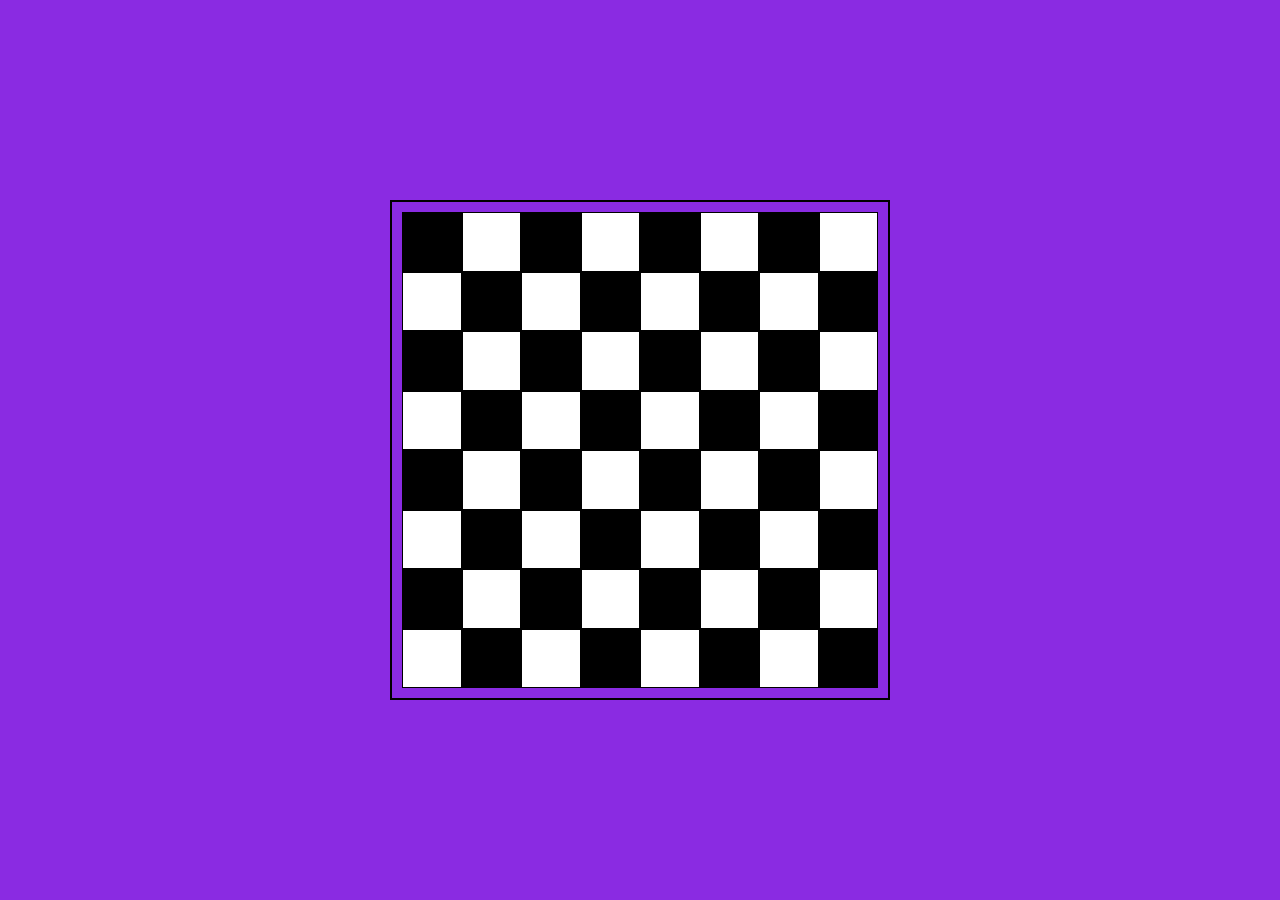
<file: chessboard/index.html>
<!DOCTYPE html>
<html lang="en">
<head>
    <meta charset="UTF-8">
    <meta name="viewport" content="width=device-width, initial-scale=1.0">
    <title>Chess Board</title>
    <link rel="stylesheet" href="./style.css">
</head>
<body>
    <div class="container">
        <div class="chessboard">
            <div class="box1">
                <div class="box"></div>
                <div class="box"></div>
                <div class="box"></div>
                <div class="box"></div>
                <div class="box"></div>
                <div class="box"></div>
                <div class="box"></div>
                <div class="box"></div>
            </div>


            <div class="box2">
                <div class="box"></div>
                <div class="box"></div>
                <div class="box"></div>
                <div class="box"></div>
                <div class="box"></div>
                <div class="box"></div>
                <div class="box"></div>
                <div class="box"></div>
            </div>

            <div class="box1">
                <div class="box"></div>
                <div class="box"></div>
                <div class="box"></div>
                <div class="box"></div>
                <div class="box"></div>
                <div class="box"></div>
                <div class="box"></div>
                <div class="box"></div>
            </div>

            <div class="box2">
                <div class="box"></div>
                <div class="box"></div>
                <div class="box"></div>
                <div class="box"></div>
                <div class="box"></div>
                <div class="box"></div>
                <div class="box"></div>
                <div class="box"></div>
            </div>

            <div class="box1">
                <div class="box"></div>
                <div class="box"></div>
                <div class="box"></div>
                <div class="box"></div>
                <div class="box"></div>
                <div class="box"></div>
                <div class="box"></div>
                <div class="box"></div>
            </div>

            <div class="box2">
                <div class="box"></div>
                <div class="box"></div>
                <div class="box"></div>
                <div class="box"></div>
                <div class="box"></div>
                <div class="box"></div>
                <div class="box"></div>
                <div class="box"></div>
            </div>

            <div class="box1">
                <div class="box"></div>
                <div class="box"></div>
                <div class="box"></div>
                <div class="box"></div>
                <div class="box"></div>
                <div class="box"></div>
                <div class="box"></div>
                <div class="box"></div>
            </div>

            <div class="box2">
                <div class="box"></div>
                <div class="box"></div>
                <div class="box"></div>
                <div class="box"></div>
                <div class="box"></div>
                <div class="box"></div>
                <div class="box"></div>
                <div class="box"></div>
            </div>

        </div>


    </div>
</body>
</html>
</file>
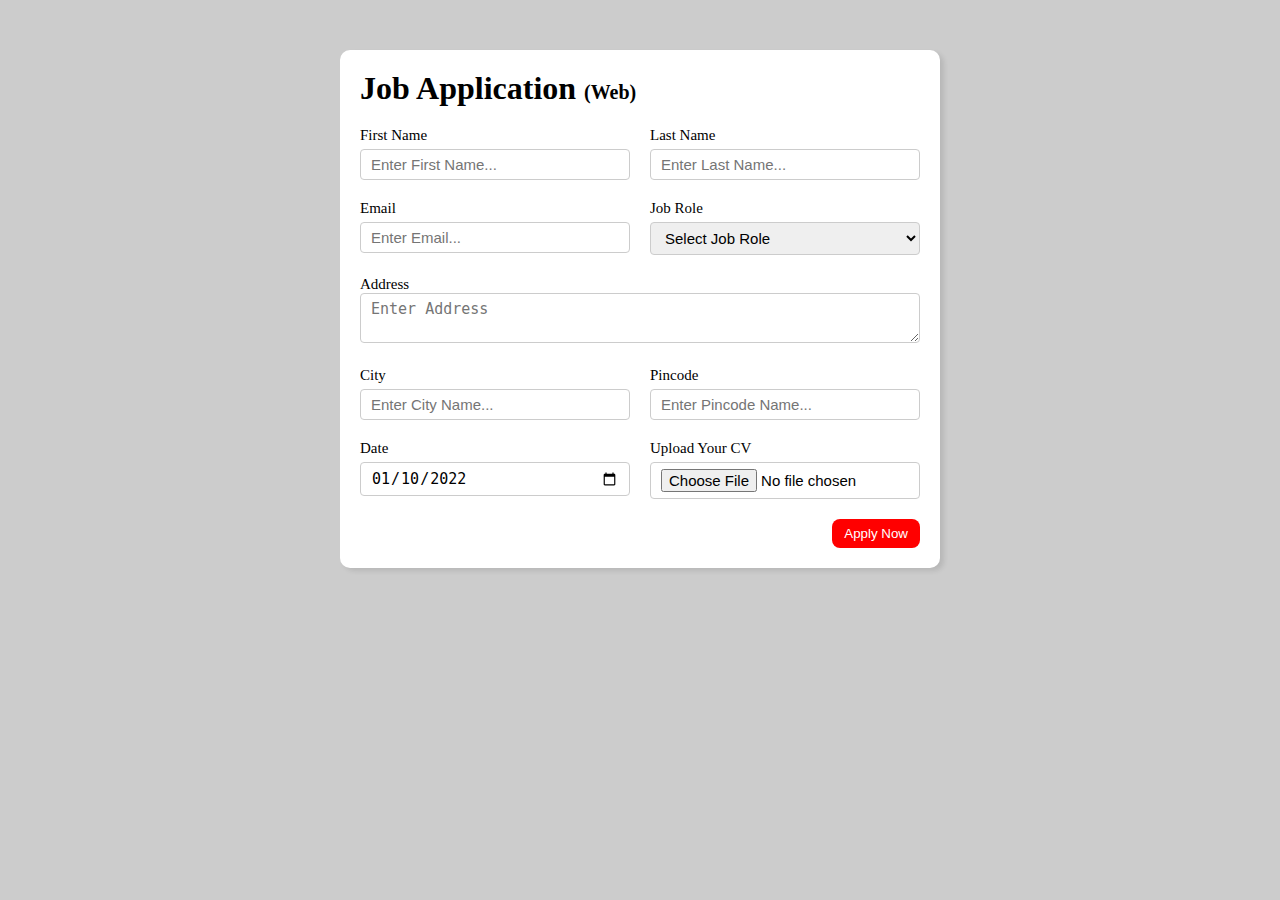
<file: Form/index.html>
<!DOCTYPE html>
<html lang="en">
  <head>
    <meta charset="UTF-8" />
    <meta http-equiv="X-UA-Compatible" content="IE=edge" />
    <meta name="viewport" content="width=device-width, initial-scale=1.0" />
    <title>Job Application Form</title>
    <link rel="stylesheet" href="style.css" />
  </head>
  <body>
    <div class="container">
      <div class="apply_box">
        <h1>
          Job Application
          <span class="title_small">(Web)</span>
        </h1>
        <form action="">
          <div class="form_container">
            <div class="form_control">
              <label for="first_name"> First Name </label>
              <input
                id="first_name"
                name="first_name"
                placeholder="Enter First Name..."
              />
            </div>
            <div class="form_control">
              <label for="last_name"> Last Name </label>
              <input
                id="last_name"
                name="last_name"
                placeholder="Enter Last Name..."
              />
            </div>
            <div class="form_control">
              <label for="email"> Email </label>
              <input
                type="email"
                id="email"
                name="email"
                placeholder="Enter Email..."
              />
            </div>
            <div class="form_control">
              <label for="job_role"> Job Role </label>
              <select id="job_role" name="job_role">
                <option value="">Select Job Role</option>
                <option value="frontend">Frontend Developer</option>
                <option value="backend">Backend Developer</option>
                <option value="full_stack">Full Stack Developer</option>
                <option value="ui_ux">UI UX Designer</option>
              </select>
            </div>
            <div class="textarea_control">
              <label for="address"> Address </label>
              <textarea
                id="address"
                name="address"
                row="4"
                cols="50"
                placeholder="Enter Address"
              ></textarea>
            </div>
            <div class="form_control">
              <label for="city"> City </label>
              <input id="city" name="city" placeholder="Enter City Name..." />
            </div>
            <div class="form_control">
              <label for="pincode"> Pincode </label>
              <input
                type="number"
                id="pincode"
                name="pincode"
                placeholder="Enter Pincode Name..."
              />
            </div>
            <div class="form_control">
              <label for="date"> Date </label>
              <input value="2022-01-10" type="date" id="date" name="date" />
            </div>
            <div class="form_control">
              <label for="upload"> Upload Your CV </label>
              <input type="file" id="upload" name="upload" />
            </div>
          </div>
          <div class="button_container">
            <button type="submit">Apply Now</button>
          </div>
        </form>
      </div>
    </div>
  </body>
</html>
</file>
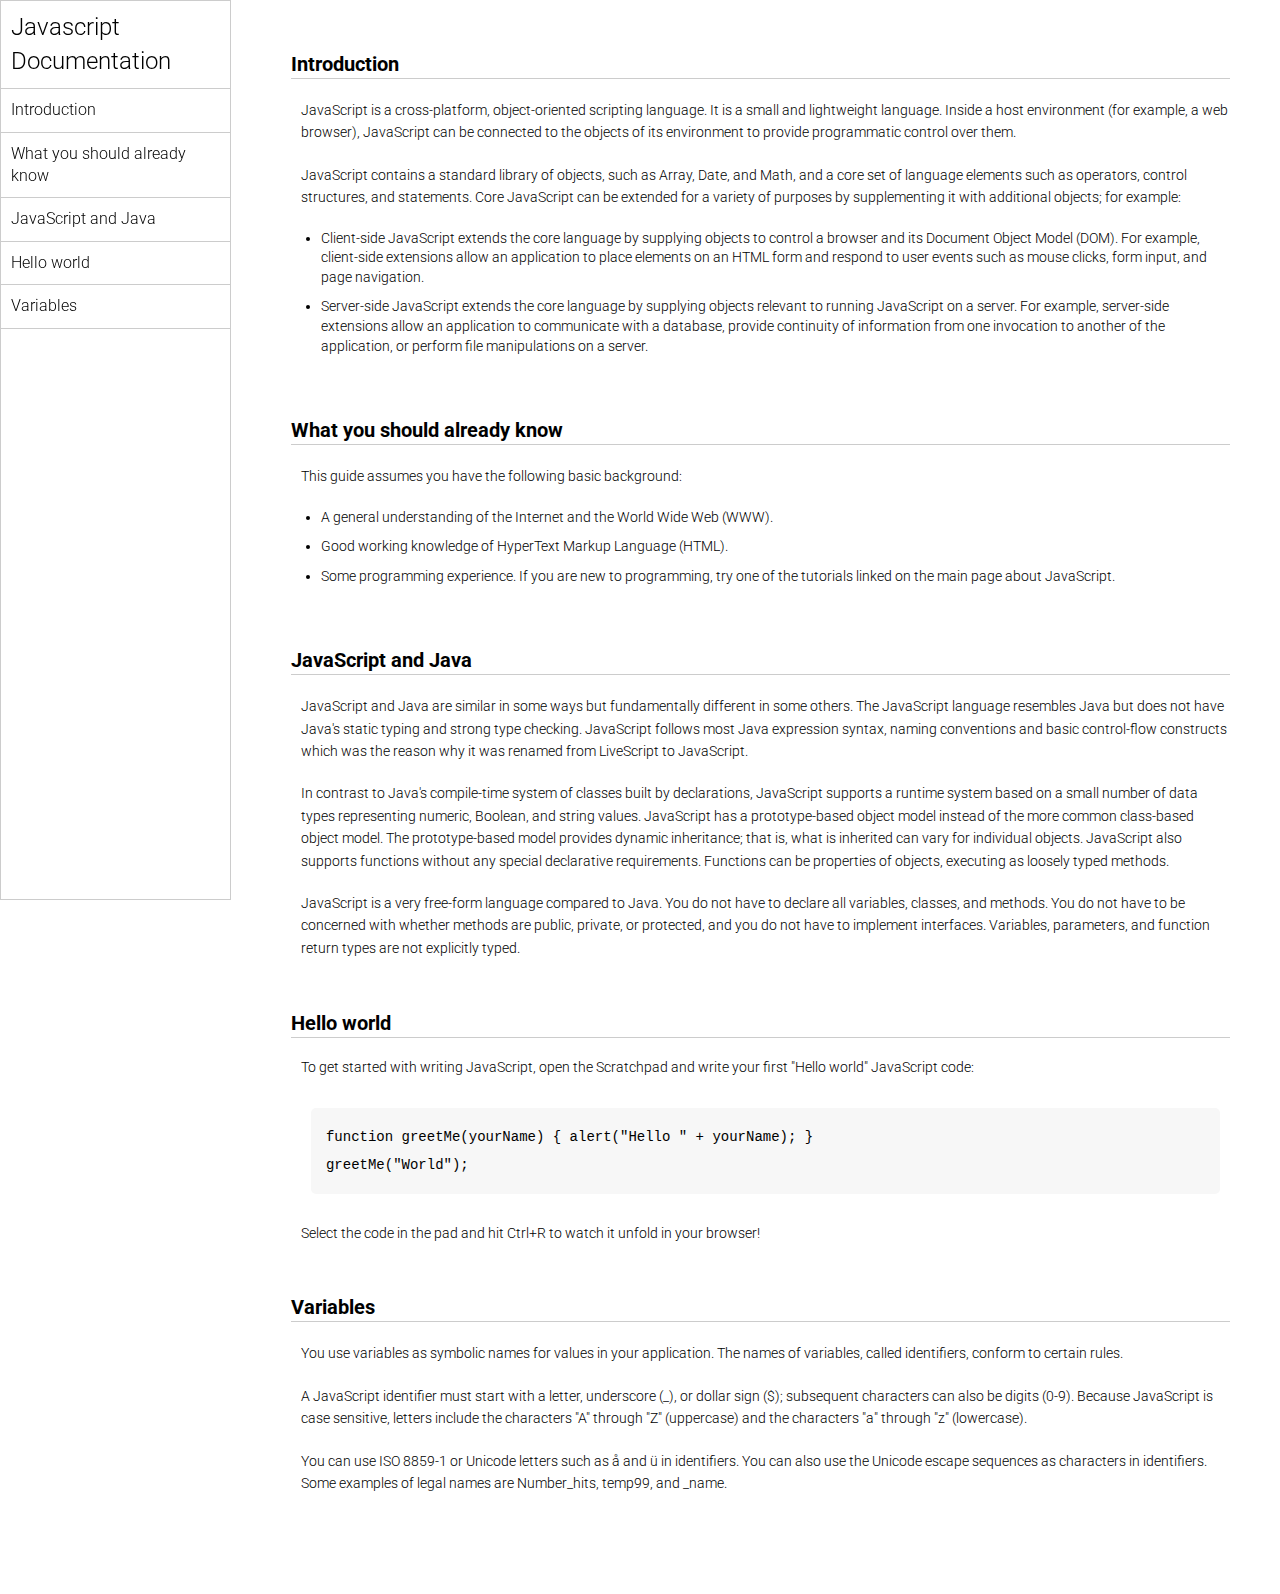
<file: JS doc demo/index.html>
<!DOCTYPE html>
<html lang="en">
  <head>
    <meta charset="UTF-8" />
    <meta http-equiv="X-UA-Compatible" content="IE=edge" />
    <meta name="viewport" content="width=device-width, initial-scale=1.0" />
    <title>Javascript Documentation</title>
    <link rel="stylesheet" href="style.css" />
    <link rel="stylesheet" href="style.css" />
  </head>
  <body>
    <header>
      <nav>
        <h1>Javascript Documentation</h1>
        <ul>
          <a href="#Introduction"><li>Introduction</li></a>
          <a href="#What_you_should_already_know"
            ><li>What you should already know</li></a
          >
          <a href="#JavaScript_and_Java"><li>JavaScript and Java</li></a>
          <a href="#Hello_world"><li>Hello world</li></a>
          <a href="#Variables"><li>Variables</li></a>
        </ul>
      </nav>
    </header>
    <main>
      <section id="Introduction">
        <h2>Introduction</h2>
        <article>
          <p>
            JavaScript is a cross-platform, object-oriented scripting language.
            It is a small and lightweight language. Inside a host environment
            (for example, a web browser), JavaScript can be connected to the
            objects of its environment to provide programmatic control over
            them.
          </p>

          <p>
            JavaScript contains a standard library of objects, such as Array,
            Date, and Math, and a core set of language elements such as
            operators, control structures, and statements. Core JavaScript can
            be extended for a variety of purposes by supplementing it with
            additional objects; for example:
          </p>
          <ul>
            <li>
              Client-side JavaScript extends the core language by supplying
              objects to control a browser and its Document Object Model (DOM).
              For example, client-side extensions allow an application to place
              elements on an HTML form and respond to user events such as mouse
              clicks, form input, and page navigation.
            </li>
            <li>
              Server-side JavaScript extends the core language by supplying
              objects relevant to running JavaScript on a server. For example,
              server-side extensions allow an application to communicate with a
              database, provide continuity of information from one invocation to
              another of the application, or perform file manipulations on a
              server.
            </li>
          </ul>
        </article>
      </section>
      <section id="What_you_should_already_know">
        <h2>What you should already know</h2>
        <article>
          <p>This guide assumes you have the following basic background:</p>

          <ul>
            <li>
              A general understanding of the Internet and the World Wide Web
              (WWW).
            </li>
            <li>Good working knowledge of HyperText Markup Language (HTML).</li>
            <li>
              Some programming experience. If you are new to programming, try
              one of the tutorials linked on the main page about JavaScript.
            </li>
          </ul>
        </article>
      </section>
      <section id="JavaScript_and_Java">
        <h2>JavaScript and Java</h2>
        <article>
          <p>
            JavaScript and Java are similar in some ways but fundamentally
            different in some others. The JavaScript language resembles Java but
            does not have Java's static typing and strong type checking.
            JavaScript follows most Java expression syntax, naming conventions
            and basic control-flow constructs which was the reason why it was
            renamed from LiveScript to JavaScript.
          </p>

          <p>
            In contrast to Java's compile-time system of classes built by
            declarations, JavaScript supports a runtime system based on a small
            number of data types representing numeric, Boolean, and string
            values. JavaScript has a prototype-based object model instead of the
            more common class-based object model. The prototype-based model
            provides dynamic inheritance; that is, what is inherited can vary
            for individual objects. JavaScript also supports functions without
            any special declarative requirements. Functions can be properties of
            objects, executing as loosely typed methods.
          </p>
          <p>
            JavaScript is a very free-form language compared to Java. You do not
            have to declare all variables, classes, and methods. You do not have
            to be concerned with whether methods are public, private, or
            protected, and you do not have to implement interfaces. Variables,
            parameters, and function return types are not explicitly typed.
          </p>
        </article>
      </section>
      <section id="Hello_world">
        <h2>Hello world</h2>
        <article>
          To get started with writing JavaScript, open the Scratchpad and write
          your first "Hello world" JavaScript code:
          <code
            >function greetMe(yourName) { alert("Hello " + yourName); }
            greetMe("World");
          </code>

          Select the code in the pad and hit Ctrl+R to watch it unfold in your
          browser!
        </article>
      </section>
      <section id="Variables">
        <h2>Variables</h2>
        <article>
          <p>
            You use variables as symbolic names for values in your application.
            The names of variables, called identifiers, conform to certain
            rules.
          </p>
          <p>
            A JavaScript identifier must start with a letter, underscore (_), or
            dollar sign ($); subsequent characters can also be digits (0-9).
            Because JavaScript is case sensitive, letters include the characters
            "A" through "Z" (uppercase) and the characters "a" through "z"
            (lowercase).
          </p>
          <p>
            You can use ISO 8859-1 or Unicode letters such as å and ü in
            identifiers. You can also use the Unicode escape sequences as
            characters in identifiers. Some examples of legal names are
            Number_hits, temp99, and _name.
          </p>
        </article>
      </section>
    </main>
  </body>
</html>
</file>
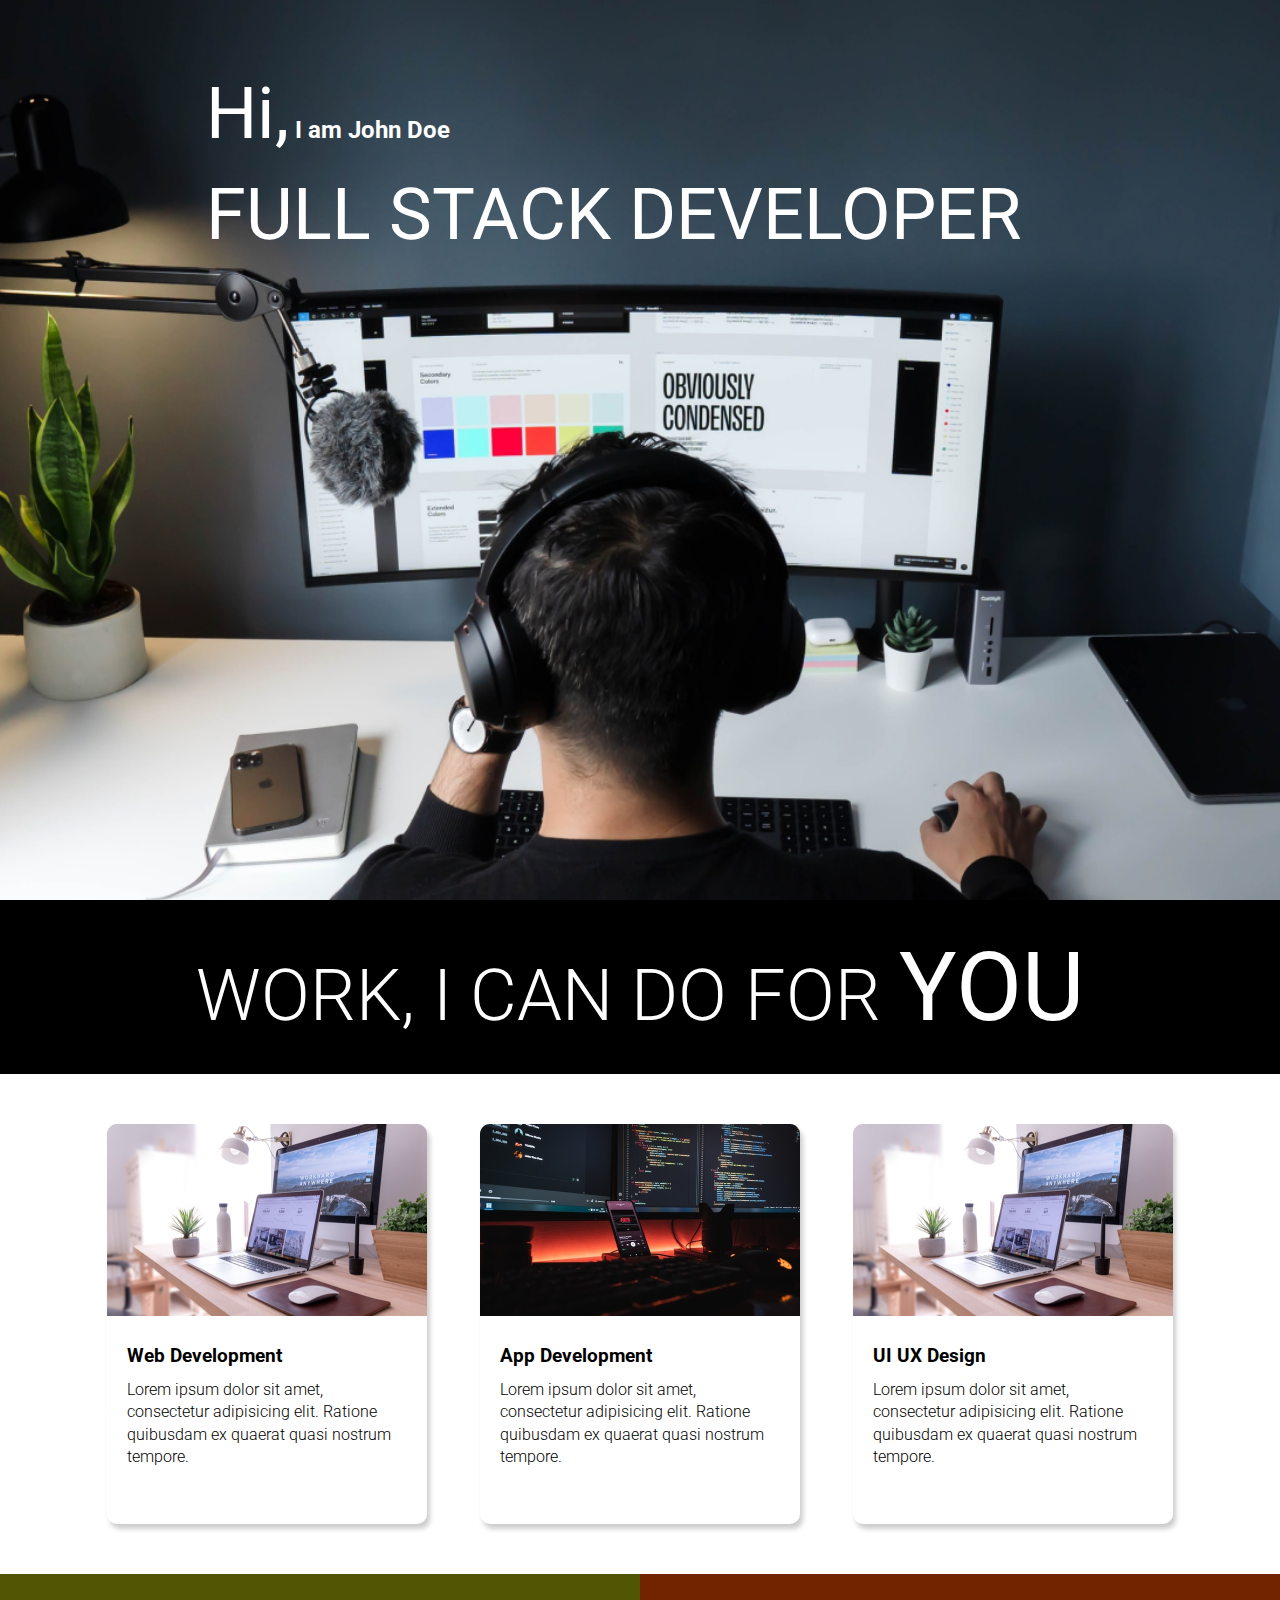
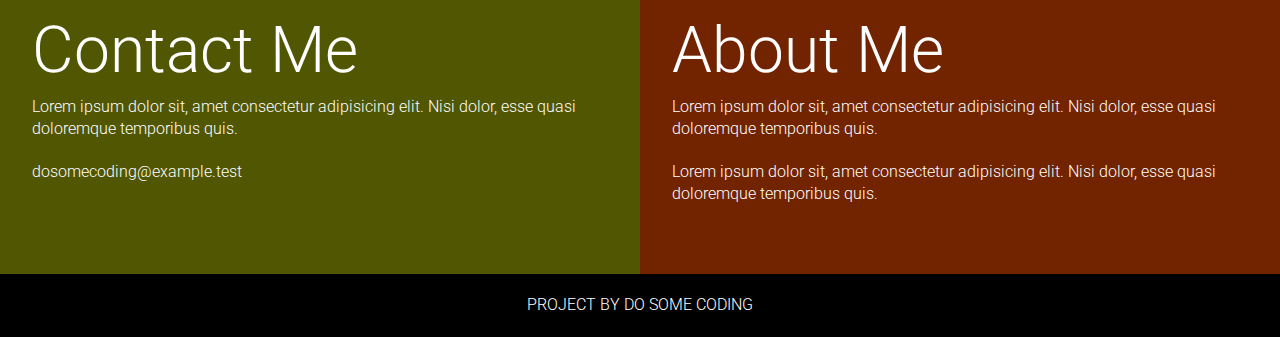
<file: portfolio/index.html>
<!DOCTYPE html>
<html lang="en">
  <head>
    <meta charset="UTF-8" />
    <meta http-equiv="X-UA-Compatible" content="IE=edge" />
    <meta name="viewport" content="width=device-width, initial-scale=1.0" />
    <title>Developer | Landing Page</title>
    <link rel="stylesheet" href="style.css" />
  </head>
  <body>
    <section class="hero_section">
      <div class="text_container">
        <h2><span class="lg_text">Hi,</span> I am John Doe</h2>
        <h1 class="lg_text">FULL STACK DEVELOPER</h1>
      </div>
    </section>
    <section class="black_box">
      <h2>WORK, I CAN DO FOR <span>YOU</span></h2>
    </section>
    <section class="work">
      <div class="grid_item">
        <div class="card">
          <div class="image_container">
            <img src="images/web.png" alt="web development" />
          </div>
          <div class="card_content">
            <h3>Web Development</h3>
            <p>
              Lorem ipsum dolor sit amet, consectetur adipisicing elit. Ratione
              quibusdam ex quaerat quasi nostrum tempore.
            </p>
          </div>
        </div>
      </div>
      <div class="grid_item">
        <div class="card">
          <div class="image_container">
            <img src="images/mobile.png" alt="app development" />
          </div>
          <div class="card_content">
            <h3>App Development</h3>
            <p>
              Lorem ipsum dolor sit amet, consectetur adipisicing elit. Ratione
              quibusdam ex quaerat quasi nostrum tempore.
            </p>
          </div>
        </div>
      </div>
      <div class="grid_item">
        <div class="card">
          <div class="image_container">
            <img src="images/web.png" alt="web development" />
          </div>
          <div class="card_content">
            <h3>UI UX Design</h3>
            <p>
              Lorem ipsum dolor sit amet, consectetur adipisicing elit. Ratione
              quibusdam ex quaerat quasi nostrum tempore.
            </p>
          </div>
        </div>
      </div>
    </section>
    <section class="bottom_section">
      <div class="contact">
        <h2>Contact Me</h2>
        <p>
          Lorem ipsum dolor sit, amet consectetur adipisicing elit. Nisi dolor,
          esse quasi doloremque temporibus quis.
        </p>
        <p>dosomecoding@example.test</p>
      </div>
      <div class="about">
        <h2>About Me</h2>

        <p>
          Lorem ipsum dolor sit, amet consectetur adipisicing elit. Nisi dolor,
          esse quasi doloremque temporibus quis.
        </p>
        <p>
          Lorem ipsum dolor sit, amet consectetur adipisicing elit. Nisi dolor,
          esse quasi doloremque temporibus quis.
        </p>
      </div>
    </section>
    <footer>Project By do some coding</footer>
  </body>
</html>
</file>
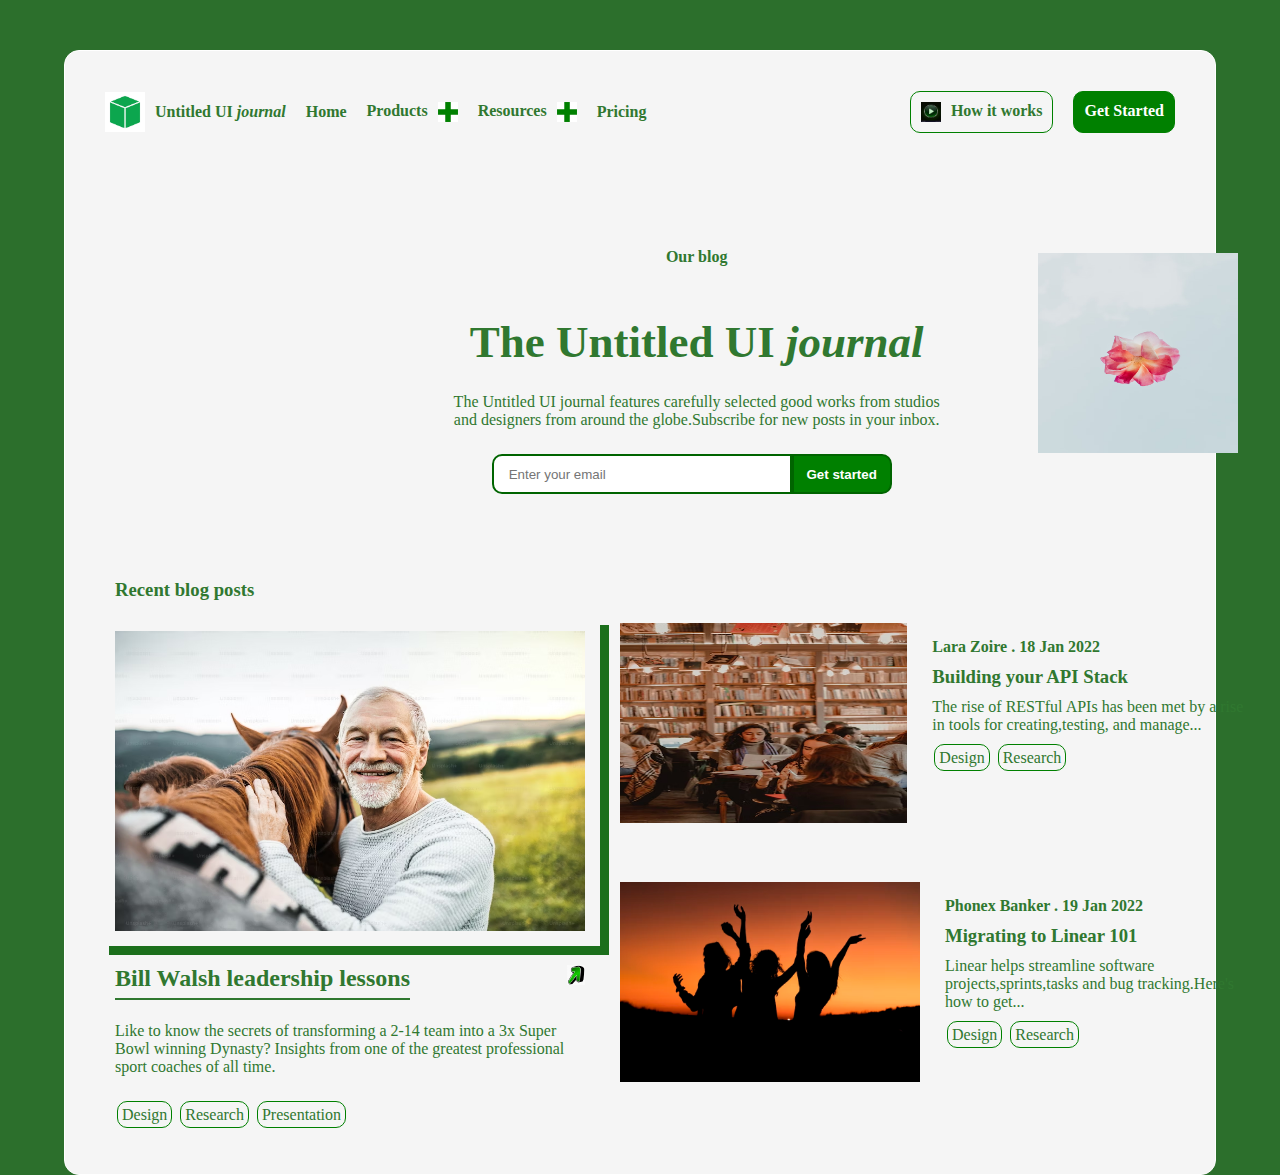
<file: Website2/index.html>
<!DOCTYPE html>
<html lang="en">
<head>
  <meta charset="UTF-8">
  <meta name="viewport" content="width=device-width, initial-scale=1.0">
  <title>My website</title>
  <link rel="stylesheet" href="style.css">
</head>
<body>
  <div class="container">
    
    <div class="Navbar">
      <div class="component comp1">
        <div class="cL">
          <img src="./images/cube.jpg" height="40px" width="40px">
          <div >Untitled UI <span class="jr">journal</span></div>
        </div>
        <div>Home</div>
        <div class="cL">
          <p>Products</p>
          <img src="./images/plus image.png" height="20px"width="20px"> 
        </div>
        <div class="cL">
          <p>Resources</p>
          <img src="./images/plus image.png" height="20px"width="20px"> 
        </div>
        <div>
          Pricing
        </div>
      </div>

      <div class="component">
        <div class="cL com2">
          <img src="./images/video button.jpg"height="20px" width="20px">
          <p>How it works</p>
        </div>
        <div class="com2 alag">
          Get Started
        </div>
      </div>
      
    </div>

    <div class="secondrow">
        
      <div class="paragraph">
          <p class="par bg">Our blog</p>
          <h1 class="par">The Untitled UI <span class="jr">
            journal</span>
          </h1>
          <p class="per">The Untitled UI journal features carefully selected good works from studios and designers from around the globe.Subscribe for new posts in your inbox.
          </p>
          <div class="cl par mail">
          <input type="email" placeholder="Enter your email">
          <button class="get">Get started</button>
        </div>
          
        </div>

        <img src="./images/flower.avif" height="200px" width="200px" class="image">
    </div>

    <div class="thirdrow">
      
      <div class="first">
        <h3 class="f">Recent blog posts</h3>
        <img src="./images/old man.avif" height="330px" width="500px" class="f oldman">
        <div class="again f">
          <h2>Bill Walsh leadership lessons</h2>
          <img src="./images/arrow.png" height="20px">
        </div>
        <!-- <hr class="f"> -->
        <p class="f">Like to know the secrets of transforming a 2-14 team into a 3x Super Bowl winning Dynasty? Insights from one of the greatest professional sport coaches of all time.
        </p>
        <div class="f">
          <span class="nextone">Design</span>  <span class="nextone">Research</span>  <span class="nextone">Presentation</span>
        </div>
      </div>


      <div class="second">
        
        <div class="item">
            <img src="./images/library.avif" height="200px" width="510px">
            <div class="picturekeside">
            <div class="e bold">
             Lara Zoire <span>.</span> 18 Jan 2022
            </div>
            <h3 class="e">Building your API Stack</h3>
            <p class="e">The rise of RESTful APIs has been met by a rise in tools for creating,testing, and manage... </p>
            <div class="e g">
              <span class="nextone">Design</span>
              <span class="nextone">Research</span>
            </div>
          </div>
        </div>

        <div class="item">
          <img src="./images/second image.avif" height="200px" width="390px">
          <div class="picturekeside">
          <div class="e bold">
           Phonex Banker <span>.</span> 19 Jan 2022
          </div>
          <h3 class="e">Migrating to Linear 101</h3>
          <p class="e">Linear helps streamline software projects,sprints,tasks and bug tracking.Here's how to get... </p>
          <div class="e g">
            <span class="nextone">Design</span>
            <span class="nextone">Research</span>
          </div>
        </div>
      </div>

      </div>

    </div>
  </div>
</body>
</html>
</file>
<file: chessboard/style.css>
*{
    margin: 0;
    padding: 0;
    box-sizing: border-box;
}


.container{
    height:100vh;
    background-color: blueviolet;
    display:flex;
    justify-content: center;
    align-items: center;
}

.chessboard{
    height:500px;
    /* width:500px; */
    aspect-ratio: 1;
    border:2px solid black;
    padding: 10px;
    /* display:flex; */
}

.box{
    width:12.5%;
    aspect-ratio: 1;
    border:1px solid black;
}


.box1, .box2{
    display: flex;
}

.box1 .box:nth-child(odd){
    background-color: black;
}

.box1 .box:nth-child(even){
    background-color: white;
}

.box2 .box:nth-child(even){
    background-color: black;
}

.box2 .box:nth-child(odd){
    background-color: white;
}
</file>
<file: Form/style.css>
* {
  margin: 0;
  padding: 0;
  box-sizing: border-box;
}

body {
  background-color: #ccc;
}
.container {
  max-width: 900px;
  margin: 0 auto;
}

.apply_box {
  max-width: 600px;
  padding: 20px;
  background-color: white;
  margin: 0 auto;
  margin-top: 50px;
  box-shadow: 4px 3px 5px rgba(1, 1, 1, 0.1);
  border-radius: 10px;
}

.title_small {
  font-size: 20px;
}

.form_container {
  margin-top: 20px;
  display: grid;
  grid-template-columns: repeat(auto-fit, minmax(200px, 1fr));
  gap: 20px;
}
.form_control {
  display: flex;
  flex-direction: column;
}

label {
  font-size: 15px;
  margin-bottom: 5px;
}

input,
select,
textarea {
  padding: 6px 10px;
  border: 1px solid #ccc;
  border-radius: 4px;
  font-size: 15px;
}

input:focus {
  outline-color: red;
}

.button_container {
  display: flex;

  justify-content: flex-end;
  margin-top: 20px;
}
button {
  background-color: red;
  border: transparent solid 2px;
  padding: 5px 10px;
  color: white;
  border-radius: 8px;
  transition: 0.3s ease-in;
}
button:hover {
  background-color: #ccc;
  border: 2px solid red;
  color: black;
  transition: 0.3s ease-out;
  cursor: pointer;
}
.textarea_control {
  grid-column: 1 / span 2;
}
.textarea_control textarea {
  width: 100%;
}

@media (max-width: 460px) {
  .textarea_control {
    grid-column: 1 / span 1;
  }
} ;
</file>
<file: JS doc demo/style.css>
@import url("https://fonts.googleapis.com/css2?family=Roboto:ital,wght@0,100;0,300;0,500;0,700;0,900;1,100;1,300;1,400;1,500;1,700;1,900&display=swap");

* {
  margin: 0;
  padding: 0;
  box-sizing: border-box;
}
html,
body {
  font-family: "Roboto", sans-serif;
  font-weight: 300;
  line-height: 1.4;
  scroll-behavior: smooth;
}

a {
  text-decoration: none;
}

body {
  display: flex;
  gap: 10px;
}

header {
  border: 1px solid #ccc;
  height: 100vh;
  position: sticky;
  top: 0;
}
nav {
  /* padding: 20px 10px; */
}
nav h1 {
  font-size: 1.5rem;
  font-weight: 300;
  padding: 10px;
  border-bottom: 1px solid #ccc;
}

nav ul {
  list-style: none;
}
nav ul li {
  border-bottom: 1px solid #ccc;
  padding: 10px;
  color: black;
}
nav ul li:hover {
  background: #ccc;
  transition: 0.3s ease-in-out;
}

/* Main Section */

main {
  padding: 50px;
}

section {
  margin-bottom: 50px;
  scroll-margin: 50px;
}

section article {
  max-width: 1200px;
  font-size: 14px;
}
section h2 {
  font-size: 20px;
  border-bottom: 1px solid #ccc;
  margin-bottom: 20px;
}

section article {
  margin-left: 10px;
  display: flex;
  flex-direction: column;
  gap: 20px;
}

section article ul {
  margin-left: 20px;
}
section article ul li {
  margin-bottom: 10px;
}

section article p {
  font-size: 14px;
  line-height: 1.6;
}

code {
  display: block;
  text-align: left;
  white-space: pre-line;
  line-height: 2;
  background-color: #f7f7f7;
  padding: 15px;
  margin: 10px;
  border-radius: 5px;
}
</file>
<file: portfolio/style.css>
@import url("https://fonts.googleapis.com/css2?family=Roboto:ital,wght@0,100;0,300;0,400;0,500;0,700;0,900;1,100;1,300;1,400;1,500;1,700;1,900&display=swap");
* {
  margin: 0;
  padding: 0;
  box-sizing: border-box;
}

html,
body {
  line-height: 1.4;
  font-weight: 300;
  font-family: "Roboto", sans-serif;
}

.hero_section {
  background-image: url(images/developer.png);
  min-height: 100vh;
  background-position: center;
  background-size: cover;
  background-repeat: no-repeat;
}
.text_container {
  color: white;
  max-width: 900px;
  margin: 0 auto;
  padding-top: 64px;
  padding-left: 16px;
}
.lg_text {
  font-size: 72px;
  font-weight: 400;
}
.black_box {
  background-color: #000;
  padding: 20px;
}
.black_box h2 {
  font-size: 72px;
  color: white;
  text-align: center;
  font-weight: 300;
}

.black_box h2 span {
  font-weight: 400;
  font-size: 96px;
}
.work {
  display: grid;
  gap: 20px;
  grid-template-columns: repeat(auto-fit, minmax(320px, 1fr));

  max-width: 1100px;
  margin: 50px auto;
}
.grid_item {
  display: flex;
  justify-content: center;
  align-items: center;
}
.card {
  max-width: 320px;
  height: 400px;
  border-radius: 10px;
  box-shadow: 3px 5px 5px rgba(1, 1, 1, 0.2);
  transition: 0.2s ease-in-out;
}
.card:hover {
  transform: scale(1.04);
  box-shadow: 3px 5px 5px rgba(1, 1, 1, 0.3);
  transition: 0.2s ease-in-out;
}
.card_content {
  padding: 20px;
}
.card_content h3 {
  margin-bottom: 10px;
}
.bottom_section {
  display: flex;
}
.contact {
  background-color: #515603;
}
.about {
  background-color: #722300;
}

.contact,
.about {
  min-height: 300px;
  padding: 32px;
  color: white;
}
.about h2,
.contact h2 {
  font-size: 64px;
  font-weight: 300;
}
.about p,
.contact p {
  margin-bottom: 20px;
}

footer {
  text-align: center;
  text-transform: uppercase;
  background-color: #000;
  padding: 20px;
  color: white;
}
@media (max-width: 786px) {
  .hero_section {
    min-height: 50vh;
  }
  .text_container {
    padding: 10px 0;
    text-align: center;
  }
  .lg_text {
    font-size: 32px;
  }
  .black_box h2 {
    font-size: 24px;
  }
  .black_box h2 span {
    font-weight: 400;
    font-size: 32px;
  }
  .bottom_section {
    flex-direction: column;
  }
  h1 {
    font-size: 32px;
  }
  .about h2,
  .contact h2 {
    font-size: 32px;
  }
}
</file>
<file: Website2/style.css>
*{
  margin: 0;
  padding: 0;
  box-sizing: border-box;
}

body{
  background-color: rgb(44, 111, 44);
}

.container{
  margin:auto;
  width:90%;
  border:1px solid white;
  padding:10px;
  background-color: whitesmoke;
  color:rgb(48, 120, 48);
  margin-top: 50px;
  border-radius: 15px;
}

.Navbar{
  /* width:1000px; */
  display: flex;
  justify-content: space-between;
  font-weight: bold;
  max-width:1200px;
  padding:30px;

}

.component{
  display: flex;
  gap:20px;
  /* border: 2px solid red; */
}

.cL{
  display: flex;
  gap:10px;
  align-self: center;
}

.jr{
  font-style: italic;
}

.com2{
  border:1px solid green;
  padding:10px;
  border-radius: 10px;
}

.alag{
  color:white;
  background-color: green;
}

.comp1 div{
  align-self: center;
}

.secondrow{
  display: flex;
  justify-content: space-evenly;
  /* border:2px solid red; */
  margin-top:40px;
  margin-left:  130px;
}

.paragraph{
  width:550px;
  /* border:2px solid blue; */
  text-align: center;
  padding:20px;
  margin-left: 200px;
}

.par{
  padding:25px;
}

.bg{
  font-weight: bolder;
}

.paragraph h1{
  font-size: 45px;
  /* text-align: left; */
}

.mail input{
  width:300px;
  height:40px;
  border:2px solid darkgreen;
  border-top-left-radius: 10px;
  border-bottom-left-radius: 10px;
  padding-left:15px;
  color:green;
}

.get{
  border:2px solid darkgreen;
  border-top-right-radius:10px ;
  border-bottom-right-radius:10px ;
  width:100px;
  cursor: pointer;
  /* padding-top: 10px; */
  background-color: green;
  color:white;
  font-weight: bold;
}

.cl{
  display: flex;
}

.mail{
  padding-left: 50px;

}

.image{
  position: relative;
  left:50px;
  top:50px;
}


.thirdrow{
  display: flex;
  gap:20px;
  /* border:2px solid red; */
  /* position:relative;
  left:90px; */
  max-width:1200px;
  margin:auto;
  padding:25px;
}

.item{
  display: flex;
  gap:10px;
  padding-top:59px;
}

.again{
  display: flex;
  justify-content: space-between;
}

.picturekeside{
  /* width:300px; */
  /* border:2px solid blue; */
  overflow: auto;
  padding:10px;
  /* width:100px; */
}

/* .second{
  margin:10px;
  padding:10px;
} */

.first{
  /* padding:10px; */
  max-width:550px;
  /* border:2px solid rgb(142, 5, 28); */
  /* margin-left:10px; */
}
.second{
  /* border:2px solid rgb(142, 5, 28); */
  /* width:50px; */
  /* width:200px; */
}

.f{
  padding:15px;
}
hr{
  margin-left: 10px;
  color:green;
}

.oldman{
  box-shadow: 9px 9px rgb(28, 111, 28);
}

.nextone{
  border:1px solid green;
  padding:4px;
  border-radius:10px;
  margin:2px;
  cursor:pointer;
}

.e{
  padding: 5px;
}

.bold{
  font-weight: bolder;
}

.g{
  margin-top: 5px;
}

.first h2{
  text-decoration: underline;
  text-underline-offset: 12px;
}
</file>
